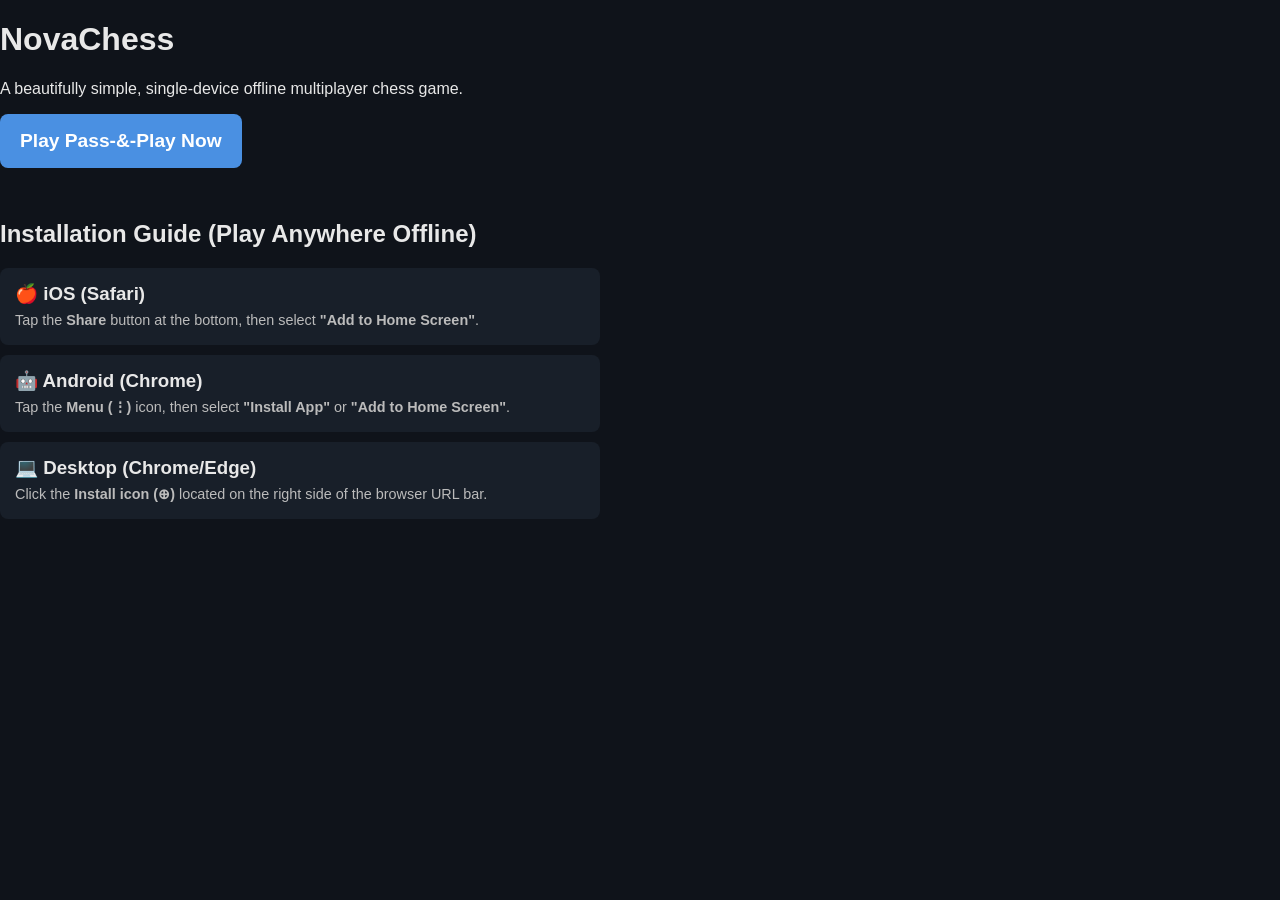
<file: docs/index.html>
<!DOCTYPE html>
<html lang="en">
<head>
  <meta charset="UTF-8">
  <!-- Viewport fit=cover pushes the app into the notch area for a true fullscreen feel -->
  <meta name="viewport" content="width=device-width, initial-scale=1.0, maximum-scale=1.0, user-scalable=no, viewport-fit=cover">
  
  <!-- Native Mobile App configuration -->
  <meta name="apple-mobile-web-app-capable" content="yes">
  <meta name="apple-mobile-web-app-status-bar-style" content="black-translucent">
  <meta name="theme-color" content="#0f131a">

  <title>NovaChess | Offline PWA Chess</title>
  <link rel="stylesheet" href="style.css">
  <link rel="manifest" href="manifest.json">
</head>
<body>
  <div class="hero">
    <h1>NovaChess</h1>
    <p>A beautifully simple, single-device offline multiplayer chess game.</p>
    <a href="play.html" class="btn primary-btn">Play Pass-&-Play Now</a>
    
    <div class="install-guide">
      <h2>Installation Guide (Play Anywhere Offline)</h2>
      <div class="os-card">
        <h3>🍎 iOS (Safari)</h3>
        <p>Tap the <strong>Share</strong> button at the bottom, then select <strong>"Add to Home Screen"</strong>.</p>
      </div>
      <div class="os-card">
        <h3>🤖 Android (Chrome)</h3>
        <p>Tap the <strong>Menu (⋮)</strong> icon, then select <strong>"Install App"</strong> or <strong>"Add to Home Screen"</strong>.</p>
      </div>
      <div class="os-card">
        <h3>💻 Desktop (Chrome/Edge)</h3>
        <p>Click the <strong>Install icon (⊕)</strong> located on the right side of the browser URL bar.</p>
      </div>
    </div>
  </div>

  <script>
    if ('serviceWorker' in navigator) {
      navigator.serviceWorker.register('sw.js');
    }
  </script>
</body>
</html>
</file>
<file: docs/style.css>
:root {
  --bg-color: #0f131a;
  --panel-bg: #181f29;
  --text-primary: #e8e8e8;
  --accent: #4a90e2;
  --dark-sq: #b58863;
  --light-sq: #f0d9b5;
  --selected-sq: rgba(255, 255, 51, 0.6);
}

* { 
  box-sizing: border-box; 
  font-family: 'Segoe UI', Tahoma, Geneva, Verdana, sans-serif; 
  user-select: none; 
  -webkit-tap-highlight-color: transparent; 
}

/* Allow text selection ONLY in text blocks */
.install-guide p, .install-guide h3, .credits-text, .modal-content h2 {
  user-select: text;
}

body { margin: 0; padding: 0; background: var(--bg-color); color: var(--text-primary); }

.menu-container { 
  display: flex; flex-direction: column; align-items: center; justify-content: center; 
  min-height: 100vh; text-align: center; padding: 2rem 1rem; 
}
.menu-container h1 { font-size: clamp(2.5rem, 8vw, 3.5rem); margin-bottom: 0.5rem; }

.btn { 
  border: none; padding: 16px 20px; border-radius: 8px; cursor: pointer; 
  font-weight: bold; font-size: 1.1rem; background: #333; color: #fff; 
  transition: all 0.2s ease; text-decoration: none; display: inline-block; 
}
.btn:active { filter: brightness(0.8); transform: scale(0.97); }
.primary-btn { background: var(--accent); margin-bottom: 2rem; font-size: 1.2rem; }

.install-guide { max-width: 600px; text-align: left; width: 100%; margin-top: 20px; }
.os-card { background: var(--panel-bg); padding: 15px; border-radius: 8px; margin-bottom: 10px; }
.os-card h3 { margin: 0 0 5px 0; }
.os-card p { margin: 0; font-size: 0.9rem; color: #bbb; line-height: 1.4; }

.app-container { display: flex; flex-direction: row; min-height: 100vh; }

.board-area { flex: 2; display: flex; flex-direction: column; align-items: center; justify-content: center; padding: 20px; min-width: 320px; }
.sidebar { flex: 1; background: var(--panel-bg); display: flex; flex-direction: column; min-width: 300px; border-left: 2px solid #2c3645; }

.status-bar { font-size: 1.5rem; font-weight: bold; margin-bottom: 15px; padding: 10px 20px; border-radius: 8px; background: rgba(0,0,0,0.3); }

.chessboard { 
  display: grid; grid-template-columns: repeat(8, 1fr); grid-template-rows: repeat(8, 1fr);
  width: 100%; max-width: 550px; aspect-ratio: 1; border: 8px solid #2a2a2a; border-radius: 6px; box-shadow: 0 10px 30px rgba(0,0,0,0.6);
  transition: transform 0.6s cubic-bezier(0.4, 0, 0.2, 1); 
}
.chessboard.flipped { transform: rotate(180deg); }
.chessboard.flipped .square { transform: rotate(-180deg); }

.square { width: 100%; height: 100%; display: flex; justify-content: center; align-items: center; cursor: pointer; position: relative; transition: transform 0.6s cubic-bezier(0.4, 0, 0.2, 1); }
.square.light { background-color: var(--light-sq); }
.square.dark { background-color: var(--dark-sq); }
.square.selected::after { content:''; position:absolute; top:0;left:0;right:0;bottom:0; background: var(--selected-sq); box-shadow: inset 0 0 10px rgba(0,0,0,0.5); }
.square.valid-move::before { content:''; position:absolute; width: 30%; height: 30%; background: rgba(0,0,0,0.2); border-radius: 50%; }
.square svg { width: 85%; height: 85%; z-index: 2; pointer-events: none; filter: drop-shadow(0px 3px 3px rgba(0,0,0,0.5)); }

.tabs { display: flex; border-bottom: 2px solid #2c3645; flex-shrink: 0; }
.tab-btn { flex: 1; padding: 18px 15px; background: none; border: none; color: #aaa; cursor: pointer; font-size: 1.05rem; font-weight: bold; }
.tab-btn.active { color: #fff; border-bottom: 3px solid var(--accent); }
.tab-content { padding: 20px; flex: 1; }

.toggle-container { display: flex; align-items: center; cursor: pointer; font-size: 1.1rem; font-weight: 500; position: relative; padding: 10px 0; }
.toggle-container input { opacity: 0; width: 0; height: 0; }
.checkmark { width: 44px; height: 24px; background: #555; border-radius: 20px; margin-right: 12px; position: relative; transition: 0.3s; flex-shrink: 0; }
.checkmark::after { content: ''; position: absolute; width: 20px; height: 20px; background: #fff; border-radius: 50%; top: 2px; left: 2px; transition: 0.3s; }
.toggle-container input:checked ~ .checkmark { background: var(--accent); }
.toggle-container input:checked ~ .checkmark::after { transform: translateX(20px); }
.small-text { font-size: 0.85rem; color: #999; margin-top: 4px; line-height: 1.4; }

.credits-text a { color: var(--accent); text-decoration: none; font-weight: bold; }
.badge-wrapper { margin-top: 20px; }
.badge-wrapper svg { max-width: 100%; height: auto; }
hr { border: 1px solid #2c3645; margin: 20px 0; }

/* Modal Game Over Styles */
.modal {
  position: fixed; top: 0; left: 0; right: 0; bottom: 0;
  background: rgba(0,0,0,0.85); z-index: 1000;
  display: flex; align-items: center; justify-content: center;
}
.modal-content {
  background: var(--panel-bg); padding: 30px; border-radius: 12px;
  text-align: center; border: 2px solid var(--accent);
  box-shadow: 0 10px 40px rgba(0,0,0,0.8); min-width: 280px;
}
.modal-content h2 { margin-top: 0; font-size: 2.2rem; margin-bottom: 25px; color: #fff; }

@media (max-width: 768px) {
  .app-container { flex-direction: column; }
  .board-area { flex: none; height: auto; padding: 10px 5px; min-width: 100%; }
  .chessboard { border-width: 4px; max-width: 100%; width: 95vw; height: 95vw; }
  .status-bar { font-size: 1.2rem; padding: 8px 16px; margin-bottom: 10px; }
  .sidebar { flex: 1; border-left: none; border-top: 2px solid #2c3645; min-width: 100%; }
  .tab-content { padding: 15px; }
}
</file>
